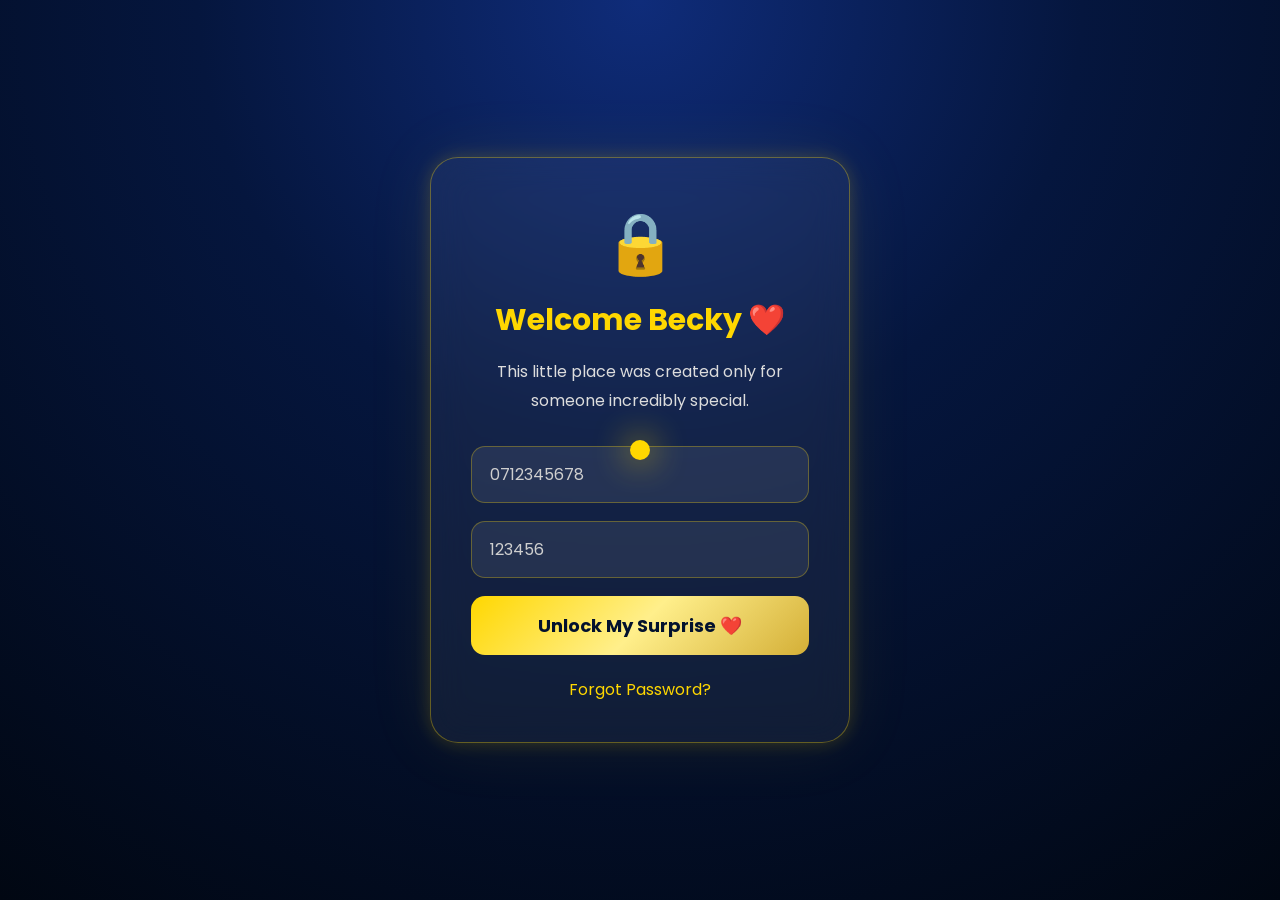
<file: index.html>
<!DOCTYPE html>
<html lang="en">
<head>
    <meta charset="UTF-8">
    <meta name="viewport" content="width=device-width, initial-scale=1.0">
    <title>For Becky ❤️</title>

    <link rel="stylesheet" href="style.css">

    <!-- Google Font -->
    <link href="https://fonts.googleapis.com/css2?family=Poppins:wght@300;500;700&display=swap" rel="stylesheet">

    <!-- Font Awesome -->
    <link rel="stylesheet"
    href="https://cdnjs.cloudflare.com/ajax/libs/font-awesome/6.7.2/css/all.min.css">
</head>

<body>

<div class="background"></div>

<div class="login-card">

    <h1>🔒</h1>

    <h2>Welcome Becky ❤️</h2>

    <p>
        This little place was created only for someone
        incredibly special.
    </p>

    <input
    type="tel"
    id="phone"
    placeholder="0712345678">

<input
    type="password"
    id="password"
    placeholder="123456">

    <button onclick="login()">
        Unlock My Surprise ❤️
    </button>

    <a href="#" onclick="forgotPassword()">
        Forgot Password?
    </a>

</div>

<script src="script.js"></script>

</body>
</html>
</file>
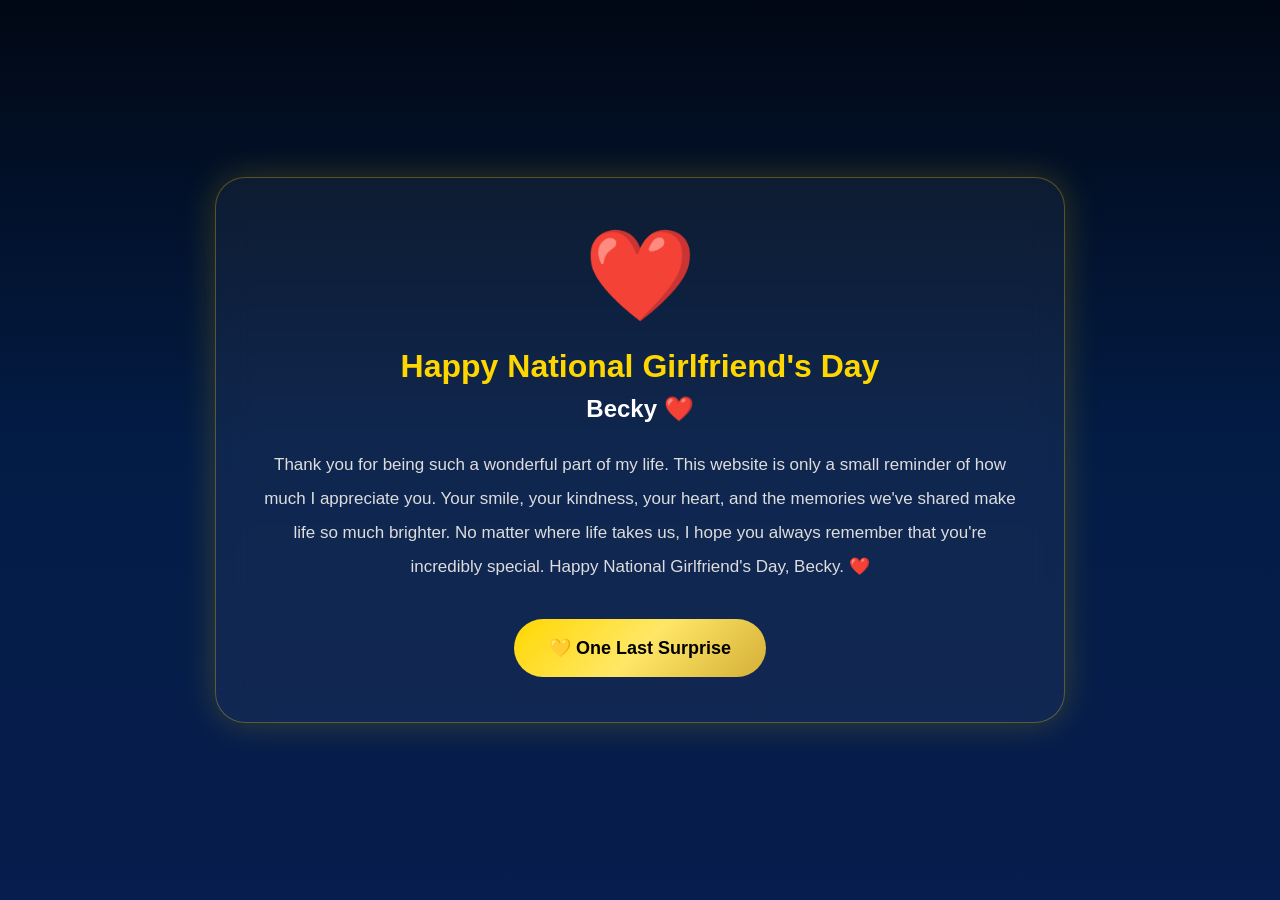
<file: final.html>
<!DOCTYPE html>
<html lang="en">

<head>

    <meta charset="UTF-8">
    <meta name="viewport" content="width=device-width, initial-scale=1.0">

    <title>Happy National Girlfriend's Day ❤️</title>

    <link rel="stylesheet" href="style.css">

</head>

<body class="final-page">

    <canvas id="fireworks"></canvas>

    <div class="final-card">

        <div class="big-heart">❤️</div>

        <h1>Happy National Girlfriend's Day</h1>

        <h2>Becky ❤️</h2>

        <p>

            Thank you for being such a wonderful part of my life.

            This website is only a small reminder of how much I appreciate you.

            Your smile, your kindness, your heart, and the memories we've shared make life so much brighter.

            No matter where life takes us, I hope you always remember that you're incredibly special.

            Happy National Girlfriend's Day, Becky. ❤️

        </p>

        <button id="surpriseBtn" type="button">
            💛 One Last Surprise
        </button>

    </div>

    <script src="final.js"></script>

</body>

</html>
</file>
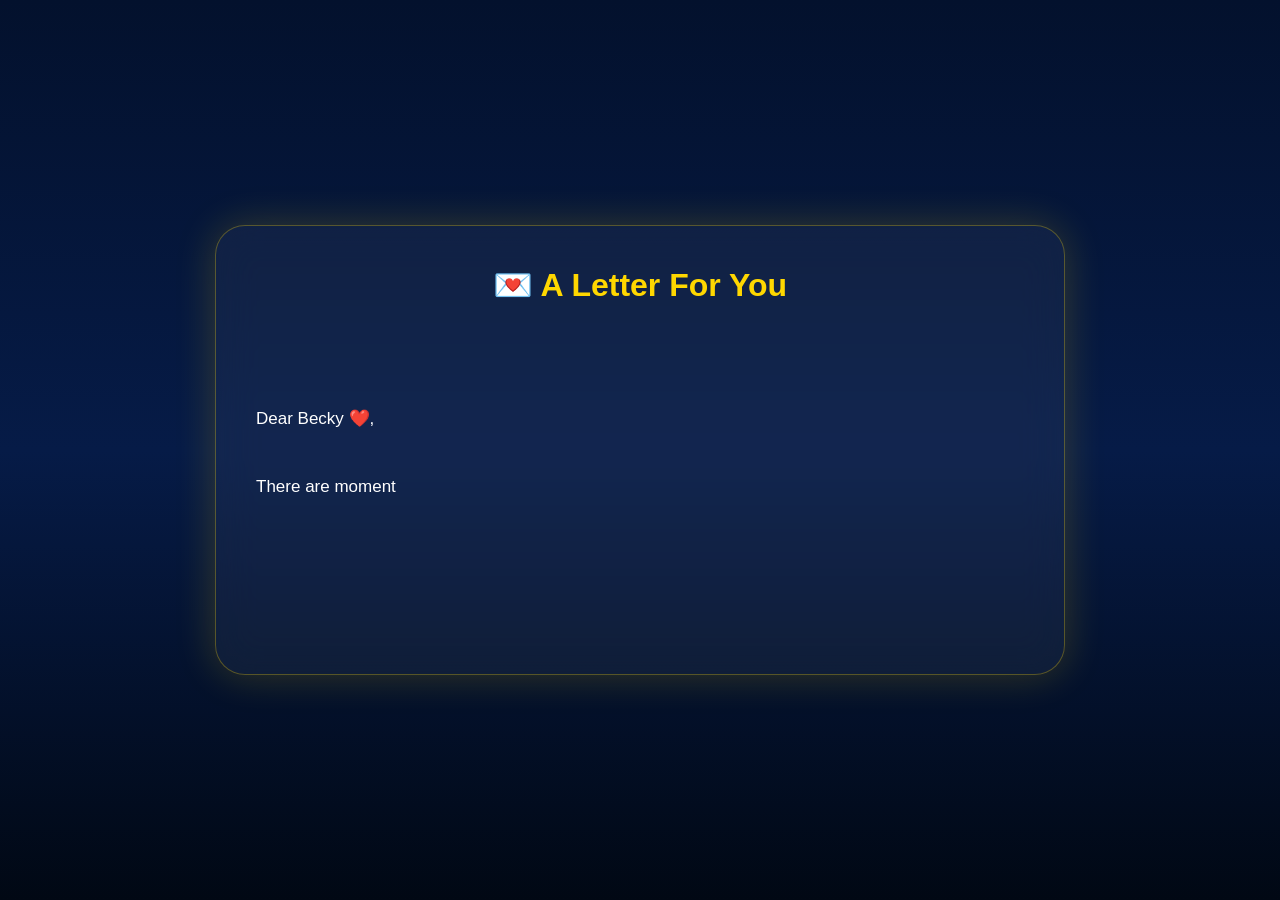
<file: letter.html>
<!DOCTYPE html>
<html lang="en">

<head>

<meta charset="UTF-8">
<meta name="viewport" content="width=device-width, initial-scale=1.0">

<title>To Becky ❤️</title>

<link rel="stylesheet" href="style.css">

</head>

<body class="letter-page">

<div class="petals"></div>

<div class="letter-card">

<h1>💌 A Letter For You</h1>

<p id="loveLetter"></p>

<button id="nextBtn" type="button">
    Continue Our Journey ❤️
</button>

</div>

<script src="letter.js"></script>

</body>

</html>
</file>
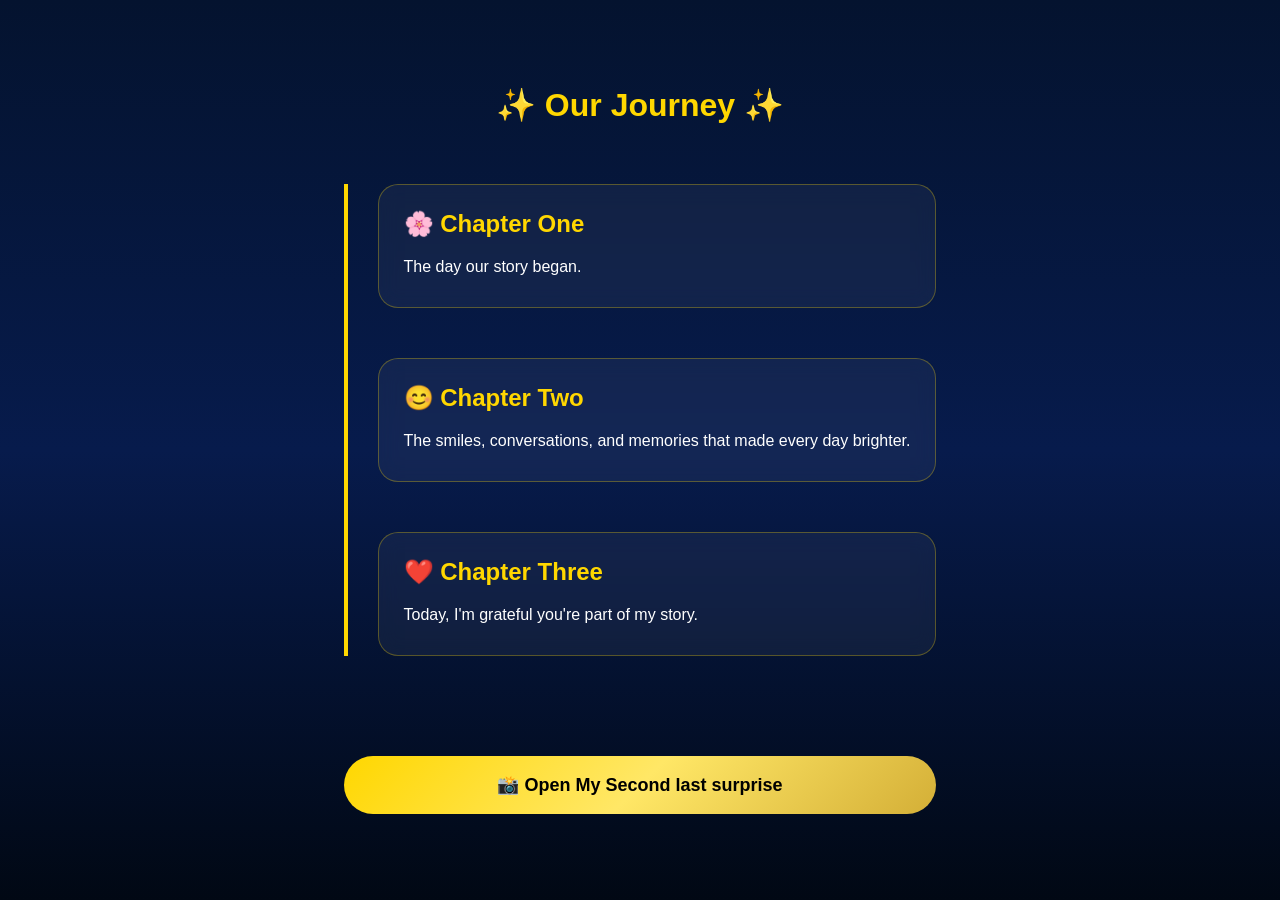
<file: timeline.html>
<!DOCTYPE html>
<html lang="en">

<head>

    <meta charset="UTF-8">
    <meta name="viewport" content="width=device-width, initial-scale=1.0">

    <title>Our Journey ❤️</title>

    <link rel="stylesheet" href="style.css">

</head>

<body class="timeline-page">

    <div class="timeline-container">

        <h1>✨ Our Journey ✨</h1>

        <div class="timeline">

            <div class="event left">
                <div class="content">
                    <h2>🌸 Chapter One</h2>
                    <p>The day our story began.</p>
                </div>
            </div>

            <div class="event right">
                <div class="content">
                    <h2>😊 Chapter Two</h2>
                    <p>The smiles, conversations, and memories that made every day brighter.</p>
                </div>
            </div>

            <div class="event left">
                <div class="content">
                    <h2>❤️ Chapter Three</h2>
                    <p>Today, I'm grateful you're part of my story.</p>
                </div>
            </div>

        </div>

        <button id="galleryBtn" type="button">
            📸 Open My Second last surprise
        </button>

    </div>

    <script>
const nextBtn = document.getElementById("galleryBtn");

if (nextBtn) {
    nextBtn.addEventListener("click", () => {
        window.location.href = "final.html";
    });
}
</script>
</file>
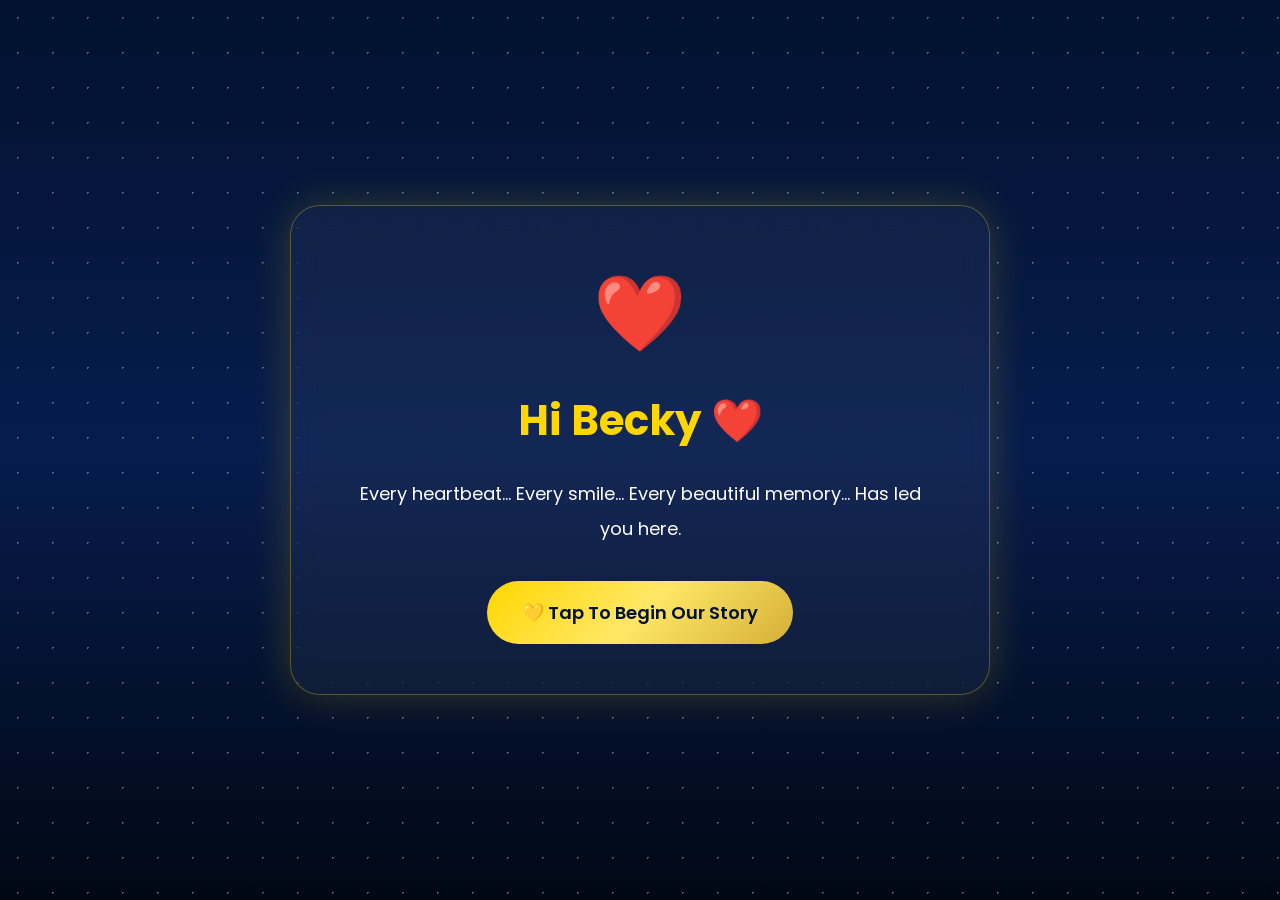
<file: welcome.html>
<!DOCTYPE html>
<html lang="en">

<head>

<meta charset="UTF-8">
<meta name="viewport" content="width=device-width, initial-scale=1.0">

<title>Welcome Becky ❤️</title>

<link rel="stylesheet" href="style.css">

<link href="https://fonts.googleapis.com/css2?family=Poppins:wght@300;400;600;700&display=swap" rel="stylesheet">

</head>

<body class="welcome-body">

<div class="stars"></div>

<div class="welcome-card">

<div class="heart">❤️</div>

<h1 id="typing"></h1>

<p class="subtitle">

Every heartbeat...
Every smile...
Every beautiful memory...

Has led you here.

</p>

<button id="beginBtn" type="button">
    💛 Tap To Begin Our Story
</button>

</div>

<script src="welcome.js"></script>

</body>

</html>
</file>
<file: style.css>
/* ==========================
   Google Font
========================== */

*{
    margin:0;
    padding:0;
    box-sizing:border-box;
    font-family:'Poppins',sans-serif;
}

body{
    min-height:100vh;
    display:flex;
    justify-content:center;
    align-items:center;
    overflow-x:hidden;
    overflow-y:auto;
    background:#020b24;
}

/* ==========================
   Animated Background
========================== */

.background{
    position:fixed;
    inset:0;

    background:
    radial-gradient(circle at top,#0f2c7a 0%,#05163e 40%,#010712 100%);

    animation:bgMove 10s ease-in-out infinite alternate;
}

@keyframes bgMove{

    0%{
        transform:scale(1);
        filter:hue-rotate(0deg);
    }

    100%{
        transform:scale(1.15);
        filter:hue-rotate(12deg);
    }

}

/* ==========================
   Login Card
========================== */

.login-card{

    width:90%;
    max-width:420px;

    padding:40px;

    border-radius:28px;

    text-align:center;

    backdrop-filter:blur(18px);

    background:rgba(255,255,255,.06);

    border:1px solid rgba(255,215,0,.35);

    box-shadow:

    0 0 18px rgba(255,215,0,.18),

    0 0 70px rgba(255,215,0,.08);

    animation:cardAppear 1.2s ease;

    z-index:5;

}

@keyframes cardAppear{

    from{

        opacity:0;
        transform:translateY(40px) scale(.9);

    }

    to{

        opacity:1;
        transform:translateY(0) scale(1);

    }

}

.login-card h1{

    font-size:60px;
    margin-bottom:10px;

}

.login-card h2{

    color:#FFD700;
    font-size:30px;

}

.login-card p{

    color:#dddddd;

    margin-top:15px;
    margin-bottom:30px;

    line-height:1.8;

}

/* ==========================
   Inputs
========================== */

.login-card input{

    width:100%;

    padding:15px 18px;

    margin-bottom:18px;

    border-radius:14px;

    border:1px solid rgba(255,215,0,.3);

    background:rgba(255,255,255,.08);

    color:white;

    font-size:16px;

    transition:.4s;

}

.login-card input::placeholder{

    color:#cfcfcf;

}

.login-card input:focus{

    outline:none;

    border-color:#FFD700;

    box-shadow:0 0 15px gold;

}

/* ==========================
   Button
========================== */

.login-card button{

    width:100%;

    padding:16px;

    border:none;

    border-radius:14px;

    cursor:pointer;

    font-size:18px;

    font-weight:bold;

    color:#02112e;

    background:linear-gradient(135deg,#FFD700,#ffef8b,#d4af37);

    transition:.35s;

}

.login-card button:hover{

    transform:translateY(-3px);

    box-shadow:

    0 0 20px gold,

    0 0 50px rgba(255,215,0,.45);

}

/* ==========================
   Forgot Password
========================== */

.login-card a{

    display:inline-block;

    margin-top:22px;

    text-decoration:none;

    color:#FFD700;

    transition:.3s;

}

.login-card a:hover{

    color:white;

}

/* ==========================
   Floating Hearts
========================== */

.background::before,
.background::after{

    content:"❤";

    position:absolute;

    color:rgba(255,215,0,.15);

    font-size:45px;

    animation:float 12s linear infinite;

}

.background::before{

    left:15%;
    bottom:-80px;

}

.background::after{

    right:20%;
    bottom:-120px;

    animation-delay:5s;

}

@keyframes float{

    from{

        transform:translateY(0) rotate(0deg);
        opacity:0;

    }

    20%{

        opacity:1;

    }

    to{

        transform:translateY(-120vh) rotate(360deg);
        opacity:0;

    }

}

/* ==========================
   Mobile
========================== */

@media (max-width:500px){

.login-card{
    width:95%;
    padding:20px;
}

.login-card h1{
    font-size:45px;
}

.login-card h2{
    font-size:22px;
}

.login-card p{
    font-size:14px;
    line-height:1.6;
}

.login-card input{
    padding:14px;
    font-size:16px;
}

.login-card button{
    padding:14px;
    font-size:16px;
}

.welcome-card,
.letter-card,
.final-card{
    width:95%;
    padding:25px;
    max-height:90vh;
    overflow-y:auto;
}

#typing{
    font-size:28px;
}

.subtitle{
    font-size:16px;
}

.heart{
    font-size:55px;
}

.big-heart{
    font-size:65px;
}

.timeline-page{
    padding:30px 15px;
}

.timeline{
    padding-left:20px;
}

.gallery{
    grid-template-columns:1fr;
}

.gallery img{
    width:100%;
}

.signature{
    font-size:20px;
}

.signature span{
    font-size:16px;
}

}/* Gold Particles */

@keyframes rise{

    from{

        transform:translateY(0) scale(.5);
        opacity:0;

    }

    20%{

        opacity:1;

    }

    to{

        transform:translateY(-120vh) scale(1.5);
        opacity:0;

    }

}

/* Unlock Screen */

.unlock h1{

    font-size:70px;
    margin-bottom:20px;

}

.unlock h2{

    color:#FFD700;
    margin-bottom:15px;

}

.unlock p{

    color:white;

}/* ===========================
WELCOME PAGE
=========================== */

.welcome-body{

display:flex;

justify-content:center;

align-items:center;

min-height:100vh;

background:linear-gradient(180deg,#02122f,#071c4d,#010814);

overflow:hidden;

}

/* Stars */

.stars{

position:fixed;

width:100%;
height:100%;

background-image:

radial-gradient(white 1px,transparent 1px);

background-size:35px 35px;

opacity:.35;

animation:twinkle 5s linear infinite;

}

@keyframes twinkle{

50%{

opacity:.7;

}

}

/* Card */

.welcome-card{

width:90%;

max-width:700px;

padding:50px;

text-align:center;

border-radius:30px;

background:rgba(255,255,255,.05);

backdrop-filter:blur(15px);

border:1px solid rgba(255,215,0,.3);

box-shadow:

0 0 40px rgba(255,215,0,.2);

z-index:5;

animation:fadeUp 1.2s;

}

@keyframes fadeUp{

from{

opacity:0;

transform:translateY(40px);

}

to{

opacity:1;

transform:translateY(0);

}

}

/* Heart */

.heart{

font-size:75px;

animation:heartbeat 1.2s infinite;

margin-bottom:20px;

}

@keyframes heartbeat{

0%,100%{

transform:scale(1);

}

50%{

transform:scale(1.15);

}

}

/* Heading */

#typing{

color:#FFD700;

font-size:42px;

margin-bottom:25px;

min-height:60px;

}

/* Subtitle */

.subtitle{

color:white;

font-size:18px;

line-height:1.9;

margin-bottom:35px;

}

/* Button */

#beginBtn{

padding:18px 35px;

border:none;

border-radius:50px;

font-size:18px;

font-weight:600;

cursor:pointer;

background:linear-gradient(135deg,#FFD700,#FFE766,#D4AF37);

color:#02122f;

transition:.35s;

}

#beginBtn:hover{

transform:scale(1.08);

box-shadow:

0 0 25px gold,

0 0 50px rgba(255,215,0,.4);

}/* ==========================
LOVE LETTER
========================== */

.letter-page{

display:flex;

justify-content:center;

align-items:center;

min-height:100vh;

background:linear-gradient(180deg,#03112d,#061b47,#010814);

overflow:hidden;

padding:20px;

}

.letter-card{

width:90%;
max-width:850px;

padding:40px;

background:rgba(255,255,255,.05);

backdrop-filter:blur(20px);

border:1px solid rgba(255,215,0,.3);

border-radius:30px;

box-shadow:0 0 40px rgba(255,215,0,.2);

z-index:10;

}

.letter-card h1{

text-align:center;

color:#FFD700;

margin-bottom:30px;

}

#loveLetter{

color:white;

line-height:2;

font-size:17px;

min-height:300px;

white-space:pre-wrap;

}

#nextBtn{

display:none;

margin:35px auto 0;

padding:18px 40px;

border:none;

border-radius:50px;

font-size:18px;

font-weight:bold;

cursor:pointer;

background:linear-gradient(135deg,#FFD700,#FFE766,#D4AF37);

color:#02122f;

}

.petals{

position:fixed;

inset:0;

pointer-events:none;

overflow:hidden;

}

.petal{

position:absolute;

top:-50px;

font-size:22px;

animation:fall linear forwards;

}

@keyframes fall{

to{

transform:translateY(110vh) rotate(360deg);

opacity:0;

}

}/* TIMELINE */

.timeline-page{

background:linear-gradient(#04132f,#071b4c,#010814);

min-height:100vh;

padding:60px 20px;

}

.timeline-container{

max-width:900px;

margin:auto;

}

.timeline-container h1{

text-align:center;

color:#FFD700;

margin-bottom:60px;

}

.timeline{

position:relative;

border-left:4px solid gold;

padding-left:30px;

}

.event{

margin-bottom:50px;

}

.content{

background:rgba(255,255,255,.05);

padding:25px;

border-radius:20px;

border:1px solid rgba(255,215,0,.3);

backdrop-filter:blur(10px);

}

.content h2{

color:#FFD700;

margin-bottom:15px;

}

.content p{

color:white;

line-height:1.8;

}

#galleryBtn{

margin-top:50px;

width:100%;

padding:18px;

font-size:18px;

font-weight:bold;

border:none;

border-radius:50px;

cursor:pointer;

background:linear-gradient(135deg,#FFD700,#FFE766,#D4AF37);

}

/* GALLERY */

.gallery-page{

background:linear-gradient(#02112d,#061b47,#010814);

padding:50px 20px;

text-align:center;

}

.gallery-page h1{

color:#FFD700;

margin-bottom:40px;

}

.gallery{

display:grid;

grid-template-columns:repeat(auto-fit,minmax(250px,1fr));

gap:25px;

max-width:1000px;

margin:auto;

}

.gallery img{

width:100%;

border-radius:20px;

border:3px solid gold;

transition:.4s;

cursor:pointer;

box-shadow:0 0 20px rgba(255,215,0,.2);

}

.gallery img:hover{

transform:scale(1.05);

box-shadow:0 0 35px gold;

}

#next{

margin-top:40px;

padding:18px 40px;

font-size:18px;

border:none;

border-radius:50px;

cursor:pointer;

font-weight:bold;

background:linear-gradient(135deg,#FFD700,#FFE766,#D4AF37);

}/* ==========================
FINAL PAGE
========================== */

.final-page{

background:linear-gradient(#010814,#031c46,#071d4d);

display:flex;

justify-content:center;

align-items:center;

min-height:100vh;

padding:20px;

overflow:hidden;

position:relative;

}

#fireworks{

position:fixed;

inset:0;

z-index:1;

}

.final-card{

position:relative;

z-index:2;

max-width:850px;

padding:45px;

text-align:center;

background:rgba(255,255,255,.05);

backdrop-filter:blur(18px);

border-radius:30px;

border:1px solid rgba(255,215,0,.3);

box-shadow:0 0 35px rgba(255,215,0,.2);

}

.big-heart{

font-size:90px;

animation:heartbeat 1.2s infinite;

margin-bottom:20px;

}

.final-card h1{

color:#FFD700;

margin-bottom:10px;

}

.final-card h2{

color:white;

margin-bottom:25px;

}

.final-card p{

color:#ddd;

line-height:2;

font-size:17px;

}

#surpriseBtn{

margin-top:35px;

padding:18px 35px;

border:none;

border-radius:50px;

cursor:pointer;

font-size:18px;

font-weight:bold;

background:linear-gradient(135deg,#FFD700,#FFE766,#D4AF37);

}

.ending{

display:flex;

flex-direction:column;

justify-content:center;

align-items:center;

min-height:100vh;

background:#020b24;

text-align:center;

padding:25px;

}

.ending h1{

font-size:120px;

animation:heartbeat 1.2s infinite;

}

.ending h2{

color:#FFD700;

margin:20px 0;

}

.ending p{

color:white;

line-height:2;

max-width:700px;

}

.confetti{

margin-top:40px;

font-size:40px;

animation:fadeUp 2s infinite;

}.signature{

margin-top:50px;

font-size:24px;

color:#FFD700;

font-weight:600;

line-height:1.8;

animation:fadeUp 2s;

}

.signature span{

display:block;

font-size:18px;

font-style:italic;

color:white;

margin-top:10px;

letter-spacing:2px;

}
</file>
